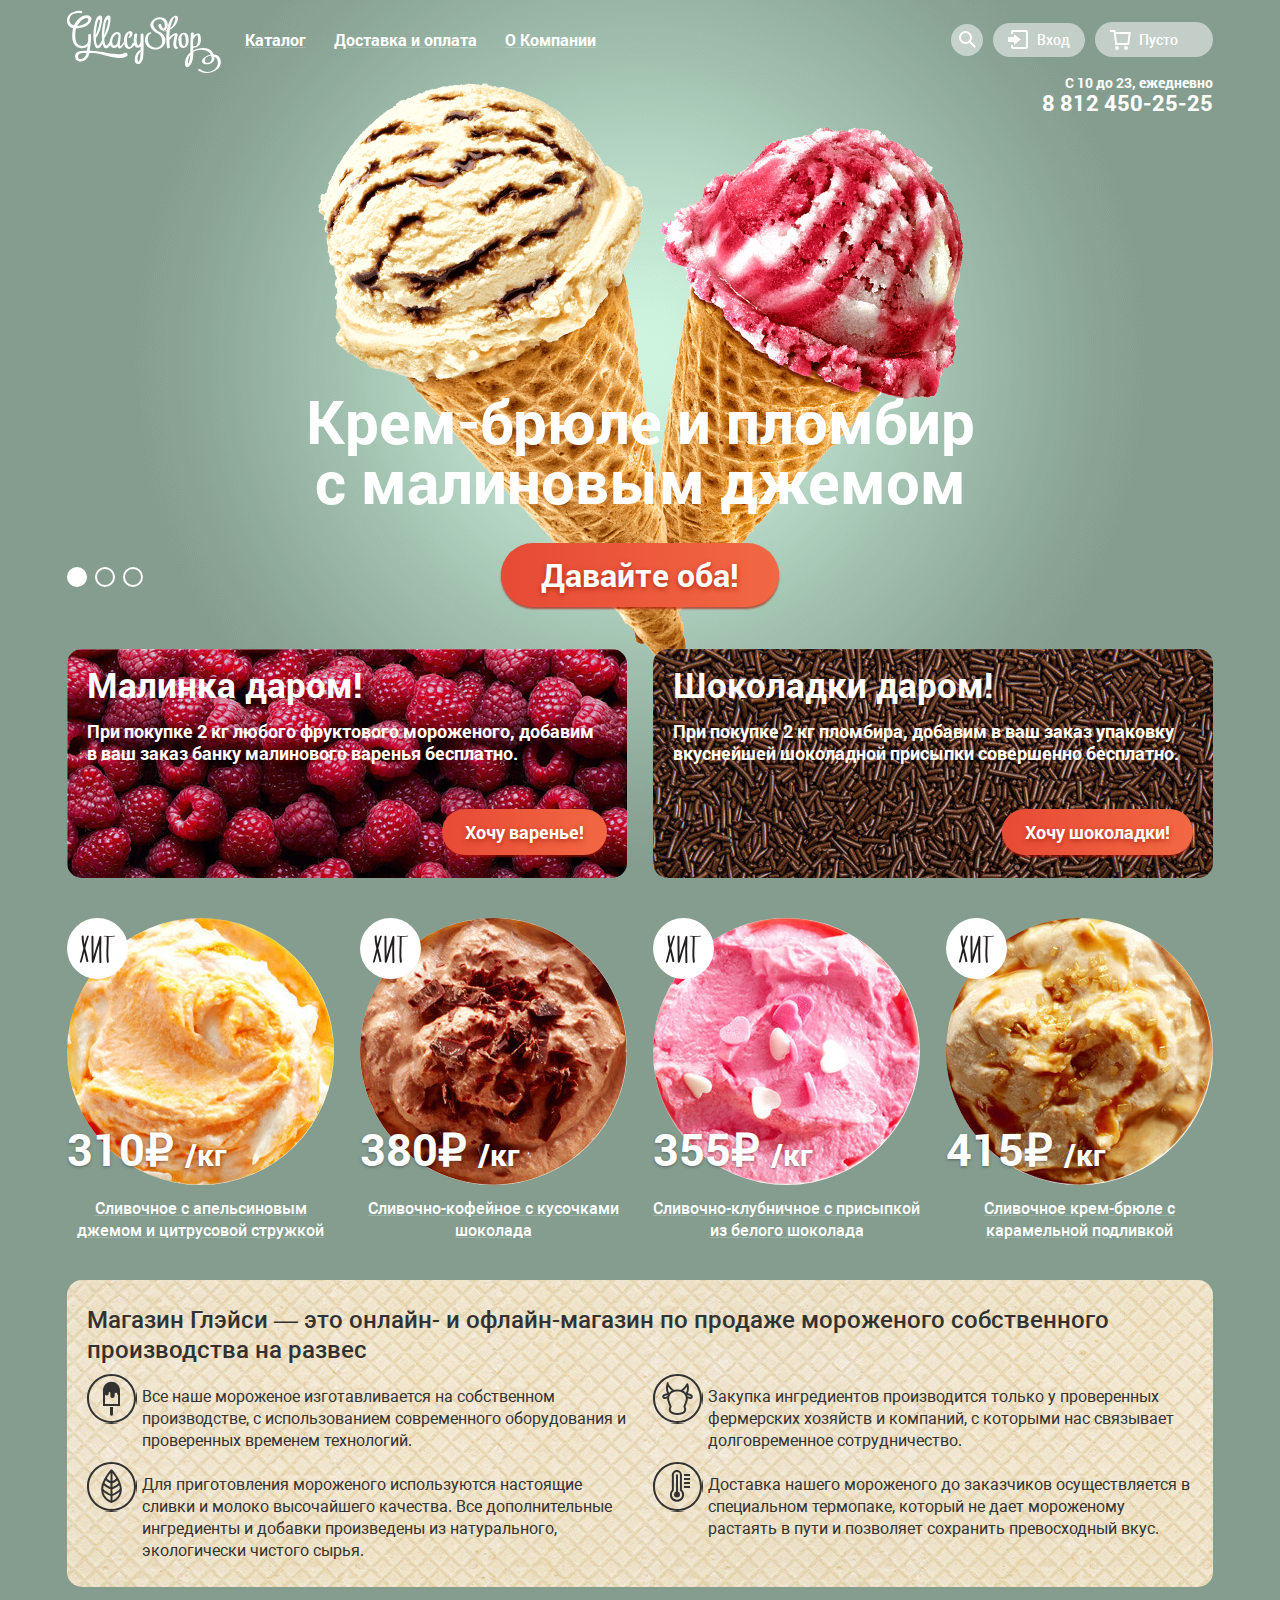
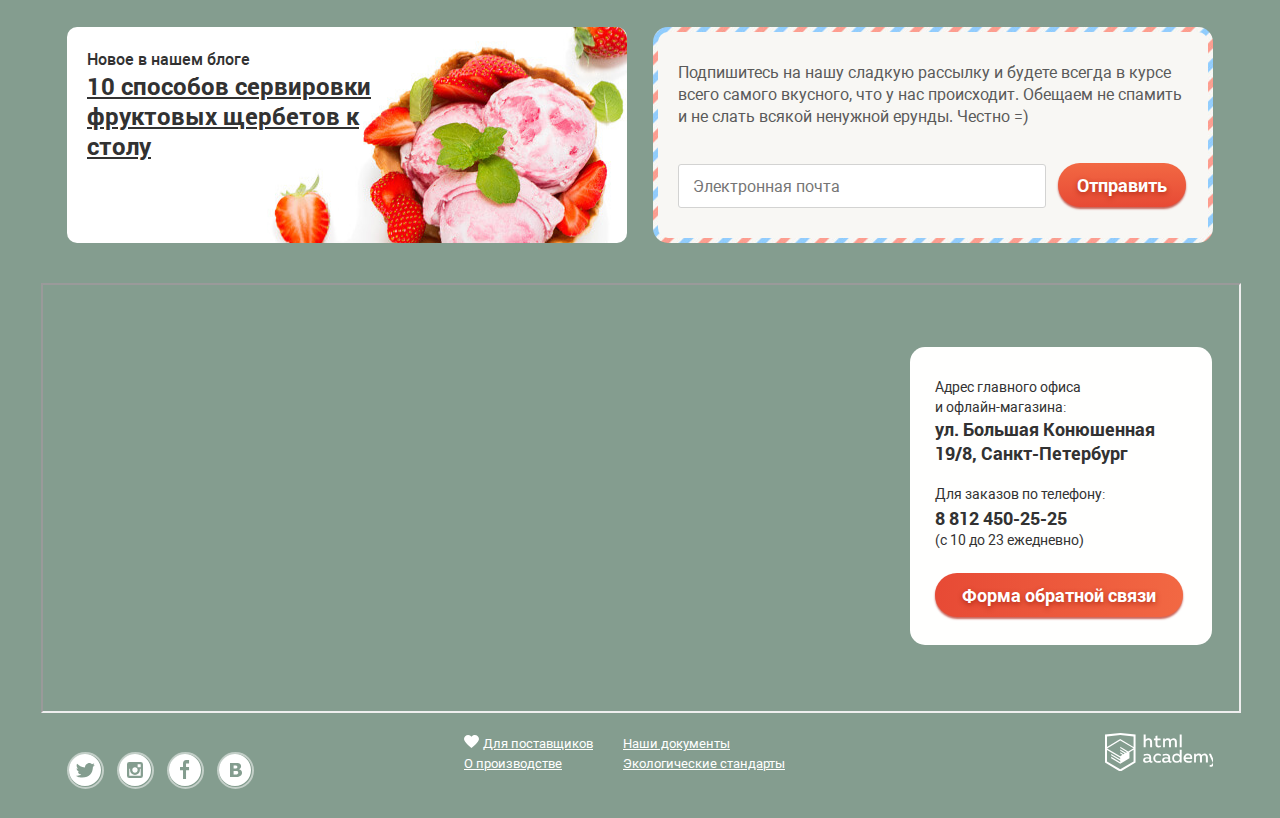
<file: index.html>
<!DOCTYPE html>
<html lang="en">

<head>
  <meta charset="UTF-8">
  <meta name="viewport" content="width=device-width, initial-scale=1.0">
  <meta http-equiv="X-UA-Compatible" content="ie=edge">
  <title>GllacyShop</title>
  <link rel="stylesheet" href="css/normalize.css">
  <link rel="stylesheet" href="css/main.css">
</head>

<body>
  <div class="wrapper">
    <header class="header">
      <div class="container">
        <div class="nav__wrap">
          <div class="header__logo">
            <a class="header__logo-link">
              <img class="header__logo-img" src="img/svg/Logo.svg" width="154" height="64" alt="Логотип GllacyShop">
            </a>
          </div>
          <nav class="header__navigation">
            <ul class="navigation-site">
              <li class="navigation-site__item">
                <a class="navigation-site__link" href="#">Каталог</a>
                <ul class="modal__catalog">
                  <li class="modal__catalog-item"><a>Новинки</a></li>
                  <li class="modal__catalog-item"><a href="#">Сливочное</a></li>
                  <li class="modal__catalog-item"><a href="#">Щербеты</a></li>
                  <li class="modal__catalog-item"><a href="#">Фруктовый лед</a></li>
                  <li class="modal__catalog-item"><a href="#">Мелорин</a></li>
                </ul>
              </li>
              <li class="navigation-site__item">
                <a class="navigation-site__link" href="#">Доставка и оплата</a>
              </li>
              <li class="navigation-site__item">
                <a class="navigation-site__link" href="#">О Компании</a>
              </li>
            </ul>
            <div class="header__buttons">
              <div class="search__wrapp">
                <a class="buttons__link buttons__link-search" href="#">
                  <span class="visually-hidden">Поиск</span>
                  <svg width="17" height="17">
                    <path fill="#FFF" d="M16.958 15.527L11.75 10.32A6.455 6.455 0 0 0 13 6.5 6.5 6.5 0 1 0 6.5 13a6.465 6.465 0 0 0 3.839-1.263l5.205 5.204 1.414-1.414zM6.5 11C4.019 11 2 8.981 2 6.5S4.019 2 6.5 2 11 4.019 11 6.5 8.981 11 6.5 11z"
                    />
                  </svg>
                </a>
                <div class="modal modal__search">
                  <label>
                    <span class="visually-hidden">Что ищем?</span>
                    <input type="text" class="modal__search-input" placeholder="Что ищем?">
                  </label>
                </div>
              </div>
              <div class="login__wrap">
                <a class="buttons__link buttons__link-login" href="#">
                  <svg width="21" height="19">
                    <g fill="#FFF">
                      <path d="M6 14.875L12.917 9.5 6 4.125v2.917H-.042v4.917H6z" />
                      <path d="M18 0H5C3.9 0 3 .9 3 2v2h2V2h13v15H5v-2H3v2c0 1.1.9 2 2 2h13c1.1 0 2-.9 2-2V2c0-1.1-.9-2-2-2z" />
                    </g>
                  </svg>
                  <span class="buttons__link-name">Вход</span>
                </a>
                <div class="modal modal__login clearfix">
                  <form class="form__login" action="#" method="POST">
                    <label>
                      <span class="visually-hidden">Электронная почта</span>
                      <input type="email" class="modal__login-input" placeholder="Электронная почта">
                    </label>
                    <label>
                      <span class="visually-hidden">Пароль</span>
                      <input type="email" class="modal__login-input" placeholder="Пароль">
                    </label>
                    <button class="btn btn_login" type="submit">Войти</button>
                  </form>
                  <div class="login-link__wrap">
                    <a href="#" class="modal__login-link">Забыли пароль?</a>
                    <a href="#" class="modal__login-link">Новая регистрация</a>
                  </div>
                </div>
              </div>
              <a class="buttons__link buttons__link-basket" href="#">
                <svg width="21" height="20">
                  <g fill="#FFF">
                    <path d="M5.657 2.031L5.422 0H0v2h3.64l1.5 13h13.988l1.699-12.969H5.657zM17.372 13H6.922L5.888 4.031h12.66L17.372 13z" />
                    <circle cx="6.984" cy="18" r="2" />
                    <circle cx="15.984" cy="18" r="2" />
                  </g>
                </svg>
                <span class="buttons__link-name">Пусто</span>
              </a>
            </div>
          </nav>
        </div>
        <div class="contacts">
          <p class="contacts__time">С 10 до 23, ежедневно</p>
          <a class="contacts__phone" href="tel:+78124502525">8 812 450-25-25</a>
        </div>
      </div>
    </header>
    <main class="container">
      <div class="slider-ice">
        <h2 class="slider__title">Крем-брюле и пломбир с малиновым джемом</h2>
        <img class="slider__img" width="1045" src="img/index/ice1.png" alt="Крем-брюле и пломбир с малиновым джемом">
        <a class="btn btn_slider" href="#">Давайте оба!</a>
        <ul class="slider__nav">
          <li class="slider__nav-item active">
            <label>
              <button class="visually-hidden" type="button">Первый</button>
              <span class="circle"></span>
            </label>
          </li>
          <li class="slider__nav-item">
            <label>
              <button class="visually-hidden" type="button">Второй</button>
              <span class="circle"></span>
            </label>
          </li>
          <li class="slider__nav-item">
            <label>
              <button class="visually-hidden" type="button">Третий</button>
              <span class="circle"></span>
            </label>
          </li>
        </ul>
      </div>
      <ul class="banner">
        <li class="banner__item banner__item_one">
          <div class="banner__wrapp clearfix">
            <p class="banner__title">Малинка даром!</p>
            <p class="banner__text">При покупке 2 кг любого фруктового мороженого, добавим в ваш заказ банку малинового варенья бесплатно.</p>
            <a class="btn btn_banner" href="#">Хочу варенье!</a>
          </div>
        </li>
        <li class="banner__item banner__item_two">
          <div class="banner__wrapp clearfix">
            <p class="banner__title">Шоколадки даром!</p>
            <p class="banner__text">При покупке 2 кг пломбира, добавим в ваш заказ упаковку вкуснейшей шоколадной присыпки совершенно бесплатно.</p>
            <a class="btn btn_banner" href="#">Хочу шоколадки!</a>
          </div>
        </li>
      </ul>
      <ul class="catalog-ice">
        <li class="catalog-ice__item">
          <div class="catalog-ice__item-hover">
            <div class="catalog-ice__item-image">
              <div class="ice-hit"></div>
              <a class="ice__image-link" href="#">
                <img class="ice__image" width="267" src="img/index/1.jpg" alt="">
              </a>
              <p class="ice__price">310&#8381;
                <span>/кг</span>
              </p>
            </div>
            <p class="ice__desc">Сливочное с апельсиновым джемом и цитрусовой стружкой</p>
            <a class="btn btn_view" href="#">Быстрый просмотр</a>
          </div>
        </li>
        <li class="catalog-ice__item">
          <div class="catalog-ice__item-hover">
            <div class="catalog-ice__item-image">
              <div class="ice-hit"></div>
              <a class="ice__image-link" href="#">
                <img class="ice__image" width="267" src="img/index/2.jpg" alt="">
              </a>
              <p class="ice__price">380&#8381;
                <span>/кг</span>
              </p>
            </div>
            <p class="ice__desc">Сливочно-кофейное с кусочками шоколада</p>
            <a class="btn btn_view" href="#">Быстрый просмотр</a>
          </div>
        </li>
        <li class="catalog-ice__item">
          <div class="catalog-ice__item-hover">
            <div class="catalog-ice__item-image">
              <div class="ice-hit"></div>
              <a class="ice__image-link" href="#">
                <img class="ice__image" width="266" src="img/index/3.jpg" alt="">
              </a>
              <p class="ice__price">355&#8381;
                <span>/кг</span>
              </p>
            </div>
            <p class="ice__desc">Сливочно-клубничное с присыпкой из белого шоколада</p>
            <a class="btn btn_view" href="#">Быстрый просмотр</a>
          </div>
        </li>
        <li class="catalog-ice__item">
          <div class="catalog-ice__item-hover">
            <div class="catalog-ice__item-image">
              <div class="ice-hit"></div>
              <a class="ice__image-link" href="#">
                <img class="ice__image" width="267" src="img/index/4.jpg" alt="">
              </a>
              <p class="ice__price">415&#8381;
                <span>/кг</span>
              </p>
            </div>
            <p class="ice__desc">Сливочное крем-брюле с карамельной подливкой</p>
            <a class="btn btn_view" href="#">Быстрый просмотр</a>
          </div>
        </li>
      </ul>
      <section class="seo">
        <h4 class="seo__title">Магазин Глэйси — это онлайн- и офлайн-магазин по продаже мороженого собственного производства на развес</h4>
        <ul class="seo__list">
          <li class="seo__item clearfix">
            <span class="seo__icon seo__icon1"></span>
            <p class="seo__desc">Все наше мороженое изготавливается на собственном производстве, с использованием современного оборудования и
              проверенных временем технологий.</p>
          </li>
          <li class="seo__item clearfix">
            <span class="seo__icon seo__icon2"></span>
            <p class="seo__desc">Закупка ингредиентов производится только у проверенных фермерских хозяйств и компаний, с которыми нас связывает
              долговременное сотрудничество.
            </p>
          </li>
          <li class="seo__item clearfix">
            <span class="seo__icon seo__icon3"></span>
            <p class="seo__desc">Для приготовления мороженого используются настоящие сливки и молоко высочайшего качества. Все дополнительные
              ингредиенты и добавки произведены из натурального, экологически чистого сырья.</p>
          </li>
          <li class="seo__item clearfix">
            <span class="seo__icon seo__icon4"></span>
            <p class="seo__desc">Доставка нашего мороженого до заказчиков осуществляется в специальном термопаке, который не дает мороженому растаять
              в пути и позволяет сохранить превосходный вкус.</p>
          </li>
        </ul>
      </section>
      <div class="news__wrap">
        <div class="new-bg">
          <section class="news">
            <p class="news__subtitle">Новое в нашем блоге</p>
            <h3 class="news__title">
              <a class="news__title-link" href="#">10 способов сервировки
                <br>фруктовых щербетов к
                <br> столу</a>
            </h3>
          </section>
        </div>
        <div class="dispatch-bg">
          <section class="dispatch">
            <h3 class="visually-hidden">Подписка на новости</h3>
            <p class="dispatch__text">Подпишитесь на нашу сладкую рассылку и будете всегда в курсе всего самого вкусного, что у нас происходит. Обещаем
              не спамить и не слать всякой ненужной ерунды. Честно =)</p>
            <form action="#" method="POST">
              <div class="dispatch__form">
                <label>
                  <span class="visually-hidden">Электронная почта</span>
                  <input class="dispatch__email" type="email" placeholder="Электронная почта">
                </label>
                <button class="btn btn_dispatch" type="submit">Отправить</button>
              </div>
            </form>
          </section>
        </div>
      </div>
      <section class="map">
        <h3 class="visually-hidden">Наше расположение</h3>
        <iframe src="https://www.google.com/maps/embed?pb=!1m18!1m12!1m3!1d1998.6023296772132!2d30.322854279114384!3d59.93874066645856!2m3!1f0!2f0!3f0!3m2!1i1024!2i768!4f13.1!3m3!1m2!1s0x4696310fca145cc1%3A0x42b32648d8238007!2z0JHQvtC70YzRiNCw0Y8g0JrQvtC90Y7RiNC10L3QvdCw0Y8g0YPQuy4sIDE5LzgsINCh0LDQvdC60YIt0J_QtdGC0LXRgNCx0YPRgNCzLCAxOTExODY!5e0!3m2!1sru!2sru!4v1535752807643"
          width="1200" height="430"></iframe>
        <img class="map-img visually-hidden" width="1200" height="430" src="img/index/map.jpg" alt="Адрес главного офиса и офлайн-магазина: ул. Большая Конюшенная 19/8, Санкт-Петербург">
        <div class="map__contacts">
          <div class="contacts__address">
            <p class="address__subtitle">Адрес главного офиса
              <br>и офлайн-магазина:</p>
            <p class="address__info">ул. Большая Конюшенная 19/8, Санкт-Петербург</p>
          </div>
          <div class="contacts__tel">
            <p class="tel__subtitle">Для заказов по телефону:</p>
            <a class="tel__info" href="tel:+78124502525">8 812 450-25-25</a>
            <p class="tel__time">(с 10 до 23 ежедневно)</p>
          </div>
          <a class="btn btn_map">Форма обратной связи</a>
        </div>
      </section>
    </main>
  </div>
  <footer class="footer">
    <div class="container">
      <ul class="socials">
        <li class="socials__item">
          <a class="socials__link" href="#">
            <span class="visually-hidden">Твиттер</span>
            <svg width="32" height="32">
              <path fill="#FFF" d="M16 0C7.164 0 0 7.164 0 16c0 8.837 7.164 16 16 16 8.837 0 16-7.163 16-16 0-8.836-7.163-16-16-16zm7.944 12.809c-.251 6.516-3.463 10.832-10.992 10.702h-.486c-.447 0-4.543-.443-5.344-1.823 2.479.19 4.247-.406 5.12-1.136-1.048-.289-2.923-.461-3.251-2.848.384.104.618.221 1.299.113-1.307-.824-2.758-1.519-2.679-3.643.311.317 1.164.518 1.46.457-.768-.233-2.149-3.244-.974-4.781 1.984 1.79 4.075 3.482 7.804 3.643.227-2.214 1.24-3.699 3.168-4.325 1.84-.479 3.255.26 3.901 1.138.737-.224 1.453-.466 2.193-.685-.004.833-.569 1.463-.935 1.709.747.165 1.423-.475 1.423-.475-.184.963-1.094 1.725-1.707 1.954z"
              />
            </svg>
          </a>
        </li>
        <li class="socials__item">
          <a class="socials__link" href="#">
            <span class="visually-hidden">Инстаграм</span>
            <svg width="32" height="32">
              <g fill="#FFF">
                <path d="M20.916 16a4.938 4.938 0 1 1-9.877 0c0-.394.051-.773.138-1.14h-.897v6.838h11.396V14.86h-.897c.086.367.137.746.137 1.14z"
                />
                <path d="M15.978 18.659c1.466 0 2.659-1.193 2.659-2.659s-1.193-2.659-2.659-2.659c-1.466 0-2.659 1.193-2.659 2.659s1.192 2.659 2.659 2.659zM18.637 10.302h3.039v3.039h-3.039z"
                />
                <path d="M16 0C7.164 0 0 7.164 0 16c0 8.837 7.164 16 16 16 8.837 0 16-7.163 16-16 0-8.836-7.163-16-16-16zm7.955 21.698a2.285 2.285 0 0 1-2.279 2.279H10.279A2.285 2.285 0 0 1 8 21.698V10.302a2.286 2.286 0 0 1 2.279-2.279h11.396a2.286 2.286 0 0 1 2.279 2.279v11.396z"
                />
              </g>
            </svg>
          </a>
        </li>
        <li class="socials__item">
          <a class="socials__link" href="#">
            <span class="visually-hidden">Facebook</span>
            <svg width="32" height="32">
              <path fill="#FFF" d="M16 0C7.164 0 0 7.163 0 16s7.164 16 16 16c8.837 0 16-7.164 16-16S24.837 0 16 0zm4.062 9.455h-3.021v3.444h3.021v3.445h-3.021v8.61H14.02v-8.61H11v-3.445h3.021V9.455c0-1.902 1.353-3.445 3.021-3.445h3.021v3.445z"
              />
            </svg>
          </a>
        </li>
        <li class="socials__item">
          <a class="socials__link" href="#">
            <span class="visually-hidden">Вконтакте</span>
            <svg width="32" height="32">
              <g fill="#FFF">
                <path d="M16.637 14.495c.402-.019.719-.082.951-.188.326-.145.54-.33.641-.559.101-.229.15-.496.15-.797 0-.232-.058-.465-.174-.697-.116-.232-.322-.405-.617-.517-.264-.1-.592-.155-.984-.165a76.242 76.242 0 0 0-1.652-.014h-.339v2.965h.565c.571 0 1.057-.009 1.459-.028zm1.481 2.589c-.282-.081-.672-.125-1.166-.132a127.97 127.97 0 0 0-1.55-.009h-.79v3.493h.264c1.014 0 1.74-.003 2.18-.009a3.2 3.2 0 0 0 1.212-.245c.377-.157.633-.364.774-.625s.214-.562.214-.9c0-.446-.088-.788-.261-1.03-.17-.241-.464-.423-.877-.543z"
                />
                <path d="M16 0C7.164 0 0 7.164 0 16c0 8.837 7.164 16 16 16 8.837 0 16-7.163 16-16 0-8.836-7.163-16-16-16zm6.602 20.531a3.73 3.73 0 0 1-1.124 1.327c-.552.415-1.161.71-1.823.886s-1.501.264-2.519.264h-6.121V8.987h5.443c1.13 0 1.957.038 2.48.113a5.126 5.126 0 0 1 1.561.5c.533.27.929.632 1.189 1.087.26.455.392.975.392 1.558 0 .678-.179 1.278-.536 1.795-.358.518-.863.92-1.517 1.208v.075c.917.182 1.642.559 2.179 1.13.537.571.807 1.325.807 2.261 0 .678-.138 1.283-.411 1.817z"
                />
              </g>
            </svg>
          </a>
        </li>
      </ul>
      <div class="footer__nav">
        <div class="footer__nav-col">
          <ul class="footer__nav-items">
            <li class="footer__nav-item">
              <span></span>
              <a class="footer__nav-link" href="#">Для поставщиков</a>
            </li>
            <li class="footer__nav-item">
              <a class="footer__nav-link" href="#">О производстве</a>
            </li>
          </ul>
        </div>
        <div class="footer__nav-col">
          <ul class="footer__nav-items">
            <li class="footer__nav-item">
              <a class="footer__nav-link" href="#">Наши документы</a>
            </li>
            <li class="footer__nav-item">
              <a class="footer__nav-link" href="#">Экологические стандарты</a>
            </li>
          </ul>
        </div>
      </div>
      <a class="footer__logo-link" href="#">
        <img class="footer__logo-HtmlAcademy" width="108" src="img/svg/logo-htmlacademy-small.svg" alt="логотип Html academy">
      </a>
    </div>
  </footer>
  <div class="modal__feedback">
    <div class="feedback">
      <h3 class="feedback__title">Мы обязательно вам ответим!</h3>
      <button class="feedback__close" type="button"></button>
      <form action="#" class="feedback__form clearfix">
        <label class="feedback__label">
          <span class="visually-hidden">Как вас зовут?</span>
          <input class="feedback__input" type="text" placeholder="Как вас зовут?">
        </label>
        <label class="feedback__label">
          <span class="visually-hidden">Ваша почта для ответа?</span>
          <input class="feedback__input" type="email" placeholder="Ваша почта для ответа?">
        </label>
        <label class="feedback__label">
          <span class="visually-hidden">Комментарий:</span>
          <textarea class="feedback__textarea" name="" cols="30" rows="10" placeholder="Напишите что-нибудь..."></textarea>
        </label>
        <button class="btn btn_feedback">Отправить</button>
      </form>
    </div>
    <div class="modal-overlay"></div>
  </div>
  <script src="js/main.js"></script>
</body>

</html>
</file>
<file: css/main.css>
@font-face {
  font-family: "Roboto";
  src: url("../../fonts/roboto.woff2") format("woff2");
  font-weight: normal;
  font-style: normal; }

@font-face {
  font-family: "Roboto";
  src: url("../../fonts/robotobold.woff2") format("woff2");
  font-weight: 700;
  font-style: normal; }

@font-face {
  font-family: "Roboto";
  src: url("../../fonts/robotomedium.woff2") format("woff2");
  font-weight: 500;
  font-style: normal; }

* {
  -webkit-box-sizing: border-box;
  box-sizing: border-box; }

a {
  text-decoration: none; }

body {
  margin: 0;
  padding: 0;
  font-family: Roboto, Arial, sans-serif;
  font-size: 16px;
  line-height: 18px;
  font-weight: 700;
  color: #ffffff;
  background-color: #849d8f;
  -webkit-font-smoothing: antialiased;
  -moz-osx-font-smoothing: grayscale; }

img {
  height: auto; }

.visually-hidden {
  position: absolute;
  margin: -1px;
  padding: 0;
  border: 0;
  width: 1px;
  height: 1px;
  clip: rect(0 0 0 0);
  overflow: hidden; }

.clearfix::after {
  content: "";
  display: table;
  clear: both; }

.wrapper {
  width: 100%;
  min-width: 1220px;
  min-height: 100%;
  overflow: hidden; }

.header {
  margin-top: 10px;
  width: 100%; }
  .header .container {
    position: relative;
    display: -webkit-box;
    display: -ms-flexbox;
    display: flex;
    -webkit-box-orient: vertical;
    -webkit-box-direction: normal;
    -ms-flex-direction: column;
    flex-direction: column; }

.container {
  margin: 0 auto;
  max-width: 1146px; }

.nav__wrap {
  display: -webkit-box;
  display: -ms-flexbox;
  display: flex;
  height: 59px; }

.header__logo {
  margin-right: 10px; }
  .header__logo-link {
    display: inline-block;
    width: 154px;
    height: 64px; }

.header__navigation {
  width: 100%;
  display: -webkit-box;
  display: -ms-flexbox;
  display: flex;
  -webkit-box-pack: justify;
  -ms-flex-pack: justify;
  justify-content: space-between;
  -webkit-box-align: center;
  -ms-flex-align: center;
  align-items: center; }

.navigation-site {
  margin: 0;
  padding: 0;
  width: 410px;
  display: -webkit-box;
  display: -ms-flexbox;
  display: flex;
  -ms-flex-wrap: wrap;
  flex-wrap: wrap;
  list-style: none; }

.navigation-site__item {
  position: relative;
  padding-bottom: 6px;
  padding-top: 6px; }
  .navigation-site__item:hover .modal__catalog {
    display: block; }

.navigation-site__link {
  padding: 6px 14px;
  color: #ffffff;
  -webkit-text-decoration: rgba(255, 255, 255, 0.2) underline;
  text-decoration: rgba(255, 255, 255, 0.2) underline; }
  .navigation-site__link:hover, .navigation-site__link:focus {
    color: #333333;
    background-color: #f7f6f3;
    border-radius: 30px;
    outline: none; }

.modal__catalog {
  margin: 0;
  padding: 0 10px;
  width: 143px;
  border-radius: 5px;
  color: #323232;
  font-size: 14px;
  line-height: 16px;
  font-weight: normal;
  background-color: #f8f7f4;
  -webkit-box-shadow: 0px 20px 20px 0px rgba(0, 0, 0, 0.4);
  box-shadow: 0px 20px 20px 0px rgba(0, 0, 0, 0.4);
  position: absolute;
  top: 36px;
  left: 0;
  list-style: none;
  display: none; }
  .modal__catalog::before {
    content: "";
    display: block;
    position: absolute;
    height: 10px;
    left: 0;
    right: 55px;
    top: -9px; }

.modal__catalog-item {
  margin-bottom: 3px;
  padding: 7px 10px;
  cursor: pointer; }
  .modal__catalog-item a {
    color: #323232; }
  .modal__catalog-item:hover {
    background-color: #fbded7; }
  .modal__catalog-item:active {
    background-color: #f6b5a5; }
  .modal__catalog-item:first-child {
    padding-top: 13px;
    padding-bottom: 13px;
    border-bottom: 1px solid #d1d0ce;
    background-color: transparent;
    font-weight: 700; }
  .modal__catalog-item:last-child {
    margin-bottom: 7px; }
  .modal__catalog-item:not(:first-child) {
    margin-left: -10px;
    margin-right: -10px;
    padding-left: 20px;
    padding-right: 10px; }

.header__buttons {
  display: -webkit-box;
  display: -ms-flexbox;
  display: flex;
  font-size: 14px;
  line-height: 16px;
  font-weight: 500;
  -webkit-box-align: center;
  -ms-flex-align: center;
  align-items: center; }

.buttons__link {
  margin-left: 10px;
  padding: 7.5px;
  border-radius: 40px;
  display: -webkit-box;
  display: -ms-flexbox;
  display: flex;
  -webkit-box-align: center;
  -ms-flex-align: center;
  align-items: center;
  color: #ffffff;
  background-color: rgba(255, 255, 255, 0.5); }
  .buttons__link:hover, .buttons__link:focus {
    color: #323232;
    background-color: #f8f7f4;
    outline: none; }
  .buttons__link:hover path, .buttons__link:focus path, .buttons__link:hover g, .buttons__link:focus g {
    fill: #000; }

.buttons__link-login {
  padding-left: 15px;
  padding-right: 15px; }

.buttons__link-basket {
  padding-left: 15px;
  padding-right: 35px; }

.buttons__link-name {
  margin-left: 8px; }

.form__login {
  float: left; }

.search__wrapp {
  position: relative; }
  .search__wrapp:hover .modal__search {
    display: block; }

.modal {
  display: none;
  position: absolute;
  right: 0;
  top: 35px;
  padding: 20px 15px;
  border-radius: 10px;
  background-color: #f8f7f4;
  z-index: 1; }

.modal__search-input {
  padding: 15px;
  width: 311px;
  height: 44px;
  border-radius: 5px;
  border: 1px solid #d3d3d2;
  line-height: 24px; }

.modal__search::before {
  content: "";
  display: block;
  height: 5px;
  left: 308px;
  right: 0;
  top: -5px;
  position: absolute; }

.login__wrap {
  position: relative; }
  .login__wrap:hover .modal__login {
    display: block;
    top: 36px; }

.modal__login::before {
  content: "";
  display: block;
  height: 6px;
  left: 308px;
  right: 0;
  top: -5px;
  position: absolute; }

.modal__login-input {
  margin-bottom: 20px;
  padding: 15px;
  border-radius: 5px;
  border: 1px solid #d3d3d2;
  width: 240px;
  height: 43px; }

.btn {
  font: inherit;
  padding: 10px 40px;
  border: none;
  border-radius: 40px;
  font-size: 32px;
  line-height: 44px;
  color: #ffffff;
  text-align: center;
  text-shadow: 0px 2px 5px rgba(160, 32, 11, 0.76);
  background-color: #e74a35;
  background-image: -webkit-gradient(linear, left top, right top, from(#e74a35), to(#f26843));
  background-image: -webkit-linear-gradient(left, #e74a35 0%, #f26843 100%);
  background-image: -o-linear-gradient(left, #e74a35 0%, #f26843 100%);
  background-image: linear-gradient(90deg, #e74a35 0%, #f26843 100%);
  -webkit-box-shadow: 0px 2px 2px 0px rgba(172, 16, 0, 0.64);
  box-shadow: 0px 2px 2px 0px rgba(172, 16, 0, 0.64);
  cursor: pointer;
  position: relative; }
  .btn:hover, .btn:focus {
    -webkit-box-shadow: 0px 2px 2px 0px #ac1000;
    box-shadow: 0px 2px 2px 0px #ac1000;
    outline: 0; }
    .btn:hover::after, .btn:focus::after {
      content: "";
      position: absolute;
      display: block;
      border-radius: 40px;
      background: rgba(255, 255, 255, 0.2);
      width: 100%;
      height: 100%;
      top: 0;
      left: 0; }
  .btn:active {
    background-image: -webkit-gradient(linear, left top, right top, from(#f26843), to(#e74a35));
    background-image: -webkit-linear-gradient(left, #f26843 0%, #e74a35 100%);
    background-image: -o-linear-gradient(left, #f26843 0%, #e74a35 100%);
    background-image: linear-gradient(90deg, #f26843 0%, #e74a35 100%);
    -webkit-box-shadow: inset 0px 2px 2px 0px #942718;
    box-shadow: inset 0px 2px 2px 0px #942718; }

.btn_login {
  padding: 10px 25px;
  font-size: 18px;
  line-height: 24px;
  float: left; }

.login-link__wrap {
  float: right;
  width: 120px; }

.modal__login-link {
  font-size: 13px;
  line-height: 24px;
  font-weight: normal;
  color: #323232;
  border-bottom: 1px solid rgba(0, 0, 0, 0.3); }

.contacts {
  position: absolute;
  right: 0;
  top: 65px;
  text-align: right; }

.contacts__time {
  margin: 0;
  padding: 0;
  font-size: 14px;
  line-height: 16px; }

.contacts__phone {
  font-size: 22px;
  line-height: 24px;
  color: #ffffff; }

.slider-ice {
  margin-bottom: 22px;
  display: -webkit-box;
  display: -ms-flexbox;
  display: flex;
  -webkit-box-orient: vertical;
  -webkit-box-direction: normal;
  -ms-flex-direction: column;
  flex-direction: column;
  -webkit-box-align: center;
  -ms-flex-align: center;
  align-items: center; }

.slider__title {
  margin-top: 322px;
  margin-bottom: 31px;
  padding-left: 238px;
  padding-right: 238px;
  font-size: 60px;
  line-height: 60.35px;
  text-align: center; }

.slider__img {
  width: 1045px;
  position: absolute;
  top: 0;
  z-index: -1; }

.slider__nav {
  margin: 0;
  padding: 0;
  margin-right: auto;
  position: relative;
  top: -40px;
  display: -webkit-box;
  display: -ms-flexbox;
  display: flex;
  list-style: none; }
  .slider__nav .circle {
    display: block;
    width: 20px;
    height: 20px;
    border-radius: 50%;
    border: 2px solid #fff; }
    .slider__nav .circle:hover {
      cursor: pointer;
      background-color: #b2c1b7; }
  .slider__nav .active .circle {
    background-color: #fff; }

.slider__nav-item {
  margin-right: 8px; }
  .slider__nav-item button:focus + .circle {
    background-color: #b2c1b7; }

.banner {
  margin: 0;
  padding: 0;
  margin-bottom: 40px;
  display: -webkit-box;
  display: -ms-flexbox;
  display: flex;
  -webkit-box-pack: justify;
  -ms-flex-pack: justify;
  justify-content: space-between;
  list-style: none; }
  .banner__item {
    width: 560px;
    border-radius: 15px; }
    .banner__item_one {
      background-image: url("../img/index/bg-raspberries.jpg"); }
    .banner__item_two {
      background-image: url("../img/index/bg-chocolate.jpg"); }
  .banner__title {
    margin: 0;
    padding: 0;
    margin-bottom: 15px;
    font-size: 35px;
    line-height: 41px; }
  .banner__text {
    margin: 0;
    padding: 0;
    margin-bottom: 45px;
    font-size: 18px;
    line-height: 22px; }
  .banner__wrapp {
    margin: 15px 20px;
    margin-bottom: 23px; }

.btn_banner {
  font-size: 18px;
  line-height: 24px;
  padding: 11px 23px;
  display: inline-block;
  float: right; }

.catalog-ice {
  margin: 0;
  margin-left: -26px;
  padding: 0;
  display: -webkit-box;
  display: -ms-flexbox;
  display: flex;
  -webkit-box-pack: start;
  -ms-flex-pack: start;
  justify-content: flex-start;
  list-style: none;
  -ms-flex-wrap: wrap;
  flex-wrap: wrap; }
  .catalog-ice__item {
    width: 267px;
    margin-left: 26px;
    margin-bottom: 38px; }
    .catalog-ice__item-image {
      position: relative;
      margin-bottom: 10px; }
    .catalog-ice__item:hover .catalog-ice__item-hover {
      position: absolute;
      width: 293px;
      margin: -13px;
      padding: 13px;
      margin-top: -5px;
      padding-top: 5px;
      border-radius: 5px;
      background-color: rgba(248, 247, 244, 0.2);
      -webkit-box-shadow: 0px 20px 20px 0px rgba(0, 0, 0, 0.4);
      box-shadow: 0px 20px 20px 0px rgba(0, 0, 0, 0.4);
      z-index: 1; }
    .catalog-ice__item:hover .ice__desc {
      margin-bottom: 10px; }
    .catalog-ice__item:hover .btn_view {
      margin-bottom: 10px;
      margin-left: 32px;
      margin-right: 32px;
      padding: 10px 17px;
      display: inline-block;
      font-size: 18px;
      line-height: 24px; }

.ice-hit {
  position: absolute;
  width: 61px;
  height: 61px;
  background-image: url("../img/svg/hit.svg"); }

.ice__image {
  border-radius: 50%;
  width: 267px;
  height: 267px; }

.ice__price {
  margin: 0;
  padding: 0;
  position: absolute;
  bottom: 11px;
  font-size: 45px;
  line-height: 45px;
  text-align: left;
  text-shadow: 0px 1px 3px rgba(49, 50, 53, 0.5); }
  .ice__price span {
    font-size: 30px; }

.ice__desc {
  margin: 0;
  padding: 0;
  font-weight: 500;
  line-height: 22px;
  -webkit-text-decoration: rgba(255, 255, 255, 0.2) underline;
  text-decoration: rgba(255, 255, 255, 0.2) underline;
  text-align: center; }

.btn_view {
  display: none; }

.seo {
  padding: 25px 20px;
  padding-bottom: 15px;
  margin-bottom: 40px;
  border-radius: 15px;
  color: #323232;
  background-color: #d7ceb5;
  background-image: url("../img/index/wafer.jpg"); }
  .seo__title {
    margin: 0;
    padding: 0;
    margin-bottom: 9px;
    font-size: 24px;
    line-height: 30px;
    font-weight: 500; }
  .seo__list {
    margin: 0;
    padding: 0;
    display: -webkit-box;
    display: -ms-flexbox;
    display: flex;
    -ms-flex-wrap: wrap;
    flex-wrap: wrap;
    -webkit-box-pack: justify;
    -ms-flex-pack: justify;
    justify-content: space-between;
    list-style: none; }
  .seo__item {
    margin-bottom: 10px;
    line-height: 22px;
    font-weight: normal;
    width: 540px; }
  .seo__desc {
    margin: 0;
    padding: 0;
    padding-top: 12px;
    float: right;
    width: 485px; }
  .seo__icon {
    display: block;
    float: left;
    width: 50px;
    height: 50px; }
    .seo__icon1 {
      background-image: url("../img/svg/ice'co.svg"); }
    .seo__icon2 {
      background-image: url("../img/svg/cow.svg"); }
    .seo__icon3 {
      background-image: url("../img/svg/eraser.svg"); }
    .seo__icon4 {
      background-image: url("../img/svg/termometer.svg"); }

.news__wrap {
  margin-bottom: 40px;
  display: -webkit-box;
  display: -ms-flexbox;
  display: flex;
  -webkit-box-pack: justify;
  -ms-flex-pack: justify;
  justify-content: space-between; }

.news {
  padding: 22px 20px;
  text-align: left; }
  .news__subtitle {
    margin: 0;
    padding: 0;
    line-height: 22px;
    font-weight: 500; }
  .news__title {
    margin: 0;
    padding: 0; }
    .news__title-link {
      font-size: 24px;
      line-height: 30px;
      color: #323232;
      text-decoration: underline; }

.new-bg {
  border-radius: 10px;
  width: 560px;
  background-color: #fff;
  background-image: url("../img/index/news.jpg");
  background-position: center center;
  background-repeat: no-repeat;
  background-size: cover;
  color: #323232; }

.dispatch-bg {
  padding: 5px;
  border-radius: 15px;
  width: 560px;
  background-image: url("../img/index/mail-bg.jpg");
  background-position: center center;
  background-repeat: no-repeat;
  background-size: cover; }

.dispatch {
  border-radius: 10px;
  background-color: #f8f7f4;
  padding: 30px 20px;
  color: #5a5a5a;
  font-weight: normal;
  line-height: 22px; }
  .dispatch__text {
    margin: 0;
    margin-bottom: 35px;
    padding: 0; }
  .dispatch__email {
    margin-right: 8px;
    line-height: 24px;
    width: 368px;
    height: 44px;
    border: 1px solid #d3d3d2;
    border-radius: 3px;
    padding: 14px; }

.btn_dispatch {
  padding: 10px 19px;
  color: #fefefe;
  font-weight: 700;
  font-size: 18px;
  line-height: 24px;
  background-image: -moz-linear-gradient(90deg, #e74a35 0%, #f26843 100%);
  background-image: -webkit-linear-gradient(90deg, #e74a35 0%, #f26843 100%);
  background-image: -ms-linear-gradient(90deg, #e74a35 0%, #f26843 100%);
  -webkit-box-shadow: 0px 2px 2px 0px rgba(172, 16, 0, 0.64);
  box-shadow: 0px 2px 2px 0px rgba(172, 16, 0, 0.64); }

.map {
  position: relative;
  margin-right: -26px;
  margin-left: -26px; }

.map-img {
  width: 100%; }

.map__contacts {
  position: absolute;
  top: 64px;
  right: 27px;
  padding: 30px 25px 28px;
  width: 302px;
  text-align: left;
  background-color: #fffffe;
  color: #323232;
  border-radius: 15px; }

.contacts__address {
  margin-bottom: 16px; }

.address__subtitle, .tel__subtitle {
  margin: 0;
  padding: 0;
  font-weight: normal;
  font-size: 14px;
  line-height: 20px; }

.tel__subtitle {
  margin-bottom: 3px; }

.address__info {
  margin: 0;
  margin-bottom: 3px;
  padding: 0;
  display: inline-block;
  font-weight: 700;
  font-size: 18px;
  line-height: 24px; }

.contacts__tel {
  margin-bottom: 22px; }

.tel__info {
  font-size: 18px;
  line-height: 22px;
  color: #323232; }

.tel__time {
  margin: 0;
  padding: 0;
  font-weight: normal;
  font-size: 14px;
  line-height: 22px; }

.btn_map {
  display: inline-block;
  font-size: 18px;
  line-height: 24px;
  padding: 10px 27px; }

.footer {
  padding-top: 17px;
  padding-bottom: 29px;
  width: 100%;
  min-width: 1220px; }
  .footer .container {
    display: -webkit-box;
    display: -ms-flexbox;
    display: flex; }
  .footer__nav {
    display: -webkit-box;
    display: -ms-flexbox;
    display: flex; }
    .footer__nav-col {
      margin-right: 30px; }

.socials {
  margin: 0;
  padding: 0;
  margin-right: 130px;
  margin-top: 19px;
  width: 267px;
  display: -webkit-box;
  display: -ms-flexbox;
  display: flex;
  list-style: none; }
  .socials__item {
    margin-right: 13px; }
  .socials__link {
    width: 37px;
    height: 37px;
    border: 2.5px solid #c2cec7;
    border-radius: 50%;
    display: block;
    color: #ffffff; }

.footer__nav-items {
  margin: 0;
  padding: 0;
  list-style: none; }

.footer__nav-item span::before {
  content: "";
  width: 15px;
  height: 13px;
  display: inline-block;
  background-image: url("../img/svg/heart.svg"); }

.footer__nav-link {
  font-weight: normal;
  font-size: 13px;
  line-height: 18px;
  text-decoration: underline;
  color: #ffffff; }

.footer__logo-link {
  margin-left: auto; }
  .footer__logo-link-HtmlAcademy {
    width: 108px; }

.modal__feedback {
  display: none; }

.modal__feedback_show {
  display: block; }

.feedback {
  padding-left: 24px;
  padding-right: 25px;
  border-radius: 10px;
  position: fixed;
  top: 50%;
  left: 50%;
  -webkit-transform: translate(-50%, -50%);
  -ms-transform: translate(-50%, -50%);
  transform: translate(-50%, -50%);
  background-color: #f8f7f4;
  color: #323232;
  width: 477px;
  min-height: 442px;
  z-index: 2; }
  .feedback__title {
    margin: 20px 0;
    padding: 0; }
  .feedback__close {
    width: 22px;
    height: 22px;
    font-size: 0;
    background-color: transparent;
    border: 0;
    cursor: pointer;
    position: absolute;
    top: 12px;
    right: 14px; }
    .feedback__close::before, .feedback__close::after {
      content: "";
      position: absolute;
      top: 10;
      left: 2px;
      width: 22px;
      height: 2px;
      background-color: #231f20; }
    .feedback__close::before {
      -webkit-transform: rotate(45deg);
      -ms-transform: rotate(45deg);
      transform: rotate(45deg); }
    .feedback__close::after {
      -webkit-transform: rotate(-45deg);
      -ms-transform: rotate(-45deg);
      transform: rotate(-45deg); }
  .feedback__input {
    margin-bottom: 20px;
    padding: 15px;
    border: 1px solid #d3d3d2;
    border-radius: 10px;
    width: 267px;
    height: 44px; }
  .feedback__textarea {
    margin-bottom: 20px;
    padding: 15px;
    border: 1px solid #d3d3d3;
    border-radius: 10px;
    width: 428px;
    height: 155px;
    resize: none; }

.btn_feedback {
  padding: 13px 23px;
  float: right;
  font-size: 18px;
  line-height: 24px; }

.modal-overlay {
  position: fixed;
  top: 0;
  left: 0;
  width: 100%;
  height: 100%;
  background: rgba(0, 0, 0, 0.5);
  z-index: 1; }

/*# sourceMappingURL=main.css.map */
</file>
